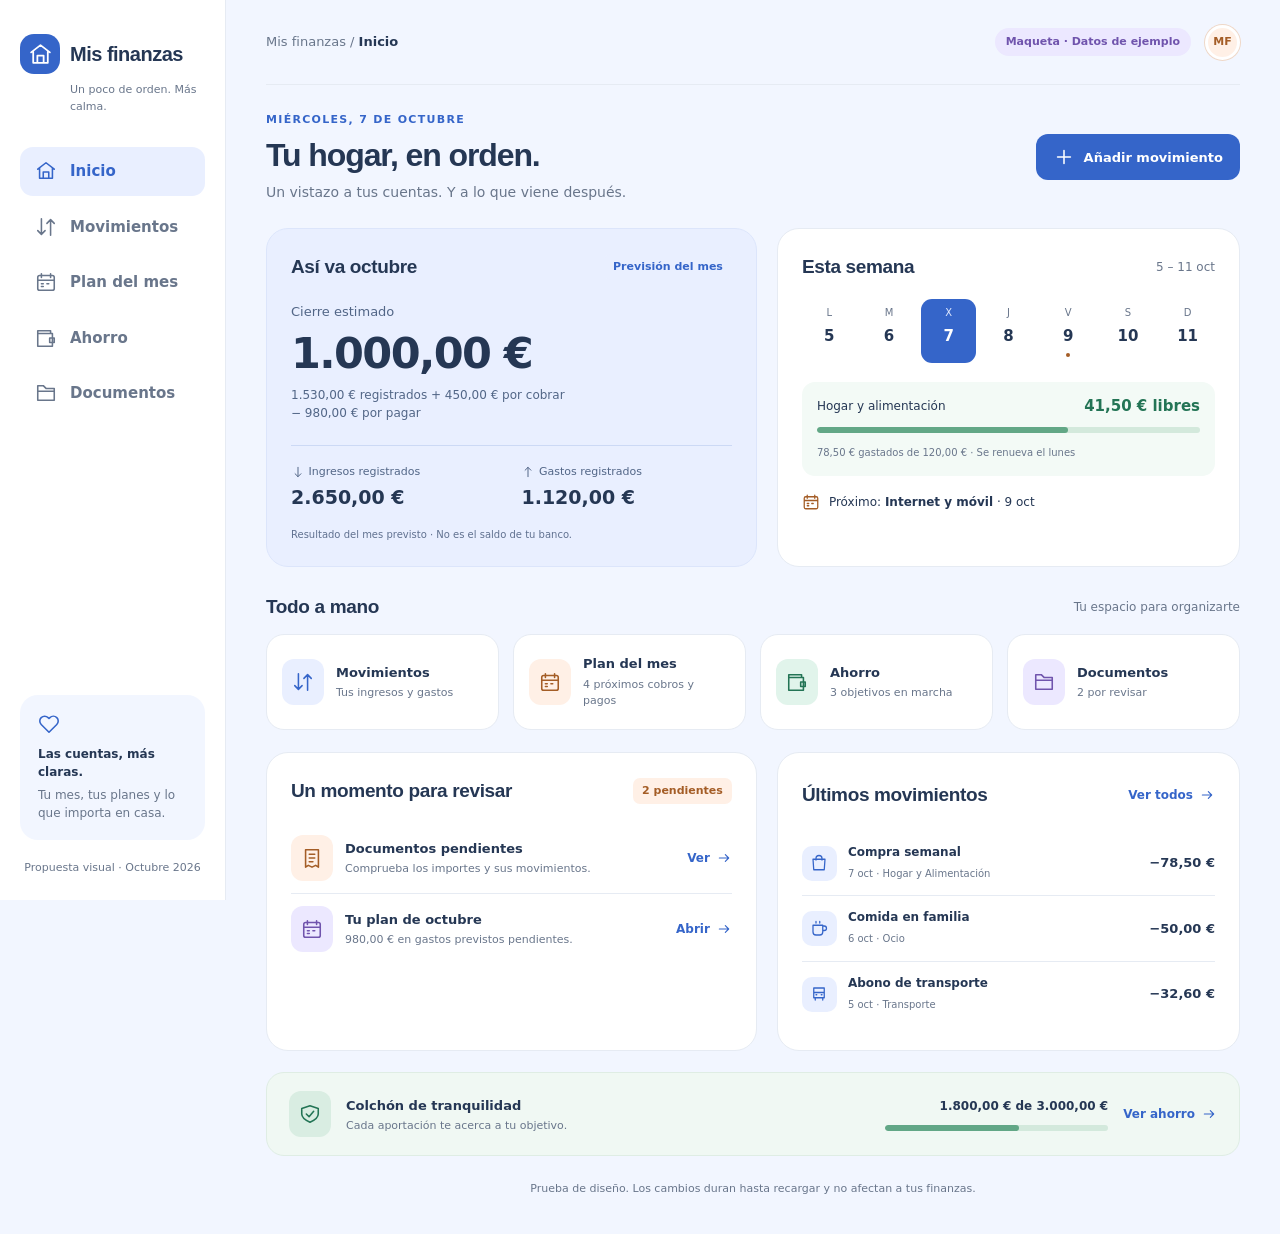
<file: prototypes/inicio-familiar/index.html>
<!doctype html>
<html lang="es">
<head>
<meta charset="utf-8">
<meta name="viewport" content="width=device-width,initial-scale=1">
<meta name="color-scheme" content="light">
<title>Mis finanzas · Propuesta de diseño</title>
<style>
:root{--bg:#f2f6ff;--paper:#fff;--ink:#253754;--muted:#69768b;--blue:#3565c9;--pale:#e9efff;--mint:#e1f4eb;--green:#237455;--peach:#fff0e6;--orange:#a45d26;--lavender:#ece8ff;--purple:#7054ad;--line:#e6ebf3;--red:#b74451;--radius:22px}
*{box-sizing:border-box}body{margin:0;background:var(--bg);font:15px/1.5 "Segoe UI",system-ui,sans-serif;color:var(--ink)}button,input,select{font:inherit}button,a{-webkit-tap-highlight-color:transparent}button{cursor:pointer}button{border:0;background:none;color:inherit}button:disabled{cursor:default;opacity:.45}a{color:var(--blue)}button:focus-visible,a:focus-visible,input:focus-visible,select:focus-visible{outline:3px solid #86a5f1;outline-offset:4px}h1,h2,h3,p{margin:0}h1,h2,h3,.brand{font-family:"Trebuchet MS","Segoe UI",sans-serif}h1{font-size:32px;letter-spacing:-1.1px;line-height:1.2}h2{font-size:19px;letter-spacing:-.35px}h3{font-size:16px}small,.muted{color:var(--muted)}small{font-size:12px}strong,.money{font-variant-numeric:tabular-nums}.ico{width:22px;height:22px;display:inline-block;flex-shrink:0;vertical-align:middle;fill:none;stroke:currentColor;stroke-width:1.7;stroke-linecap:round;stroke-linejoin:round}[hidden]{display:none!important}.shell{display:grid;grid-template-columns:226px 1fr;min-height:100vh}.sidebar{position:sticky;top:0;height:100vh;padding:34px 20px 24px;background:white;border-right:1px solid var(--line);display:flex;flex-direction:column}.brand{display:flex;align-items:center;gap:10px;font-size:20px;font-weight:700;letter-spacing:-.5px}.brand-mark{background:var(--blue);color:white;border-radius:14px;width:40px;height:40px;display:grid;place-items:center}.brand-mark .ico{width:25px;height:25px}.tagline{font-size:11px;color:var(--muted);margin:8px 0 32px 50px}.nav{display:grid;gap:7px}.nav button{display:flex;align-items:center;gap:13px;text-align:left;padding:13px 15px;border-radius:13px;font-weight:600;color:var(--muted)}.nav button:hover{background:var(--bg)}.nav button[aria-current=page]{background:var(--pale);color:var(--blue)}.sidebar-note{margin-top:auto;background:var(--bg);border-radius:18px;padding:18px;font-size:12px;color:var(--muted)}.sidebar-note .ico{color:var(--blue);margin-bottom:10px}.sidebar-note strong{display:block;color:var(--ink);margin-bottom:5px}.sidebar-foot{font-size:11px;margin-top:20px;color:var(--muted);text-align:center}.main{min-width:0;padding:0 40px 36px;max-width:1530px;width:100%;margin:auto}.topbar{height:85px;display:flex;justify-content:space-between;align-items:center;border-bottom:1px solid var(--line);margin-bottom:27px;gap:12px}.breadcrumb{color:var(--muted);font-size:13px}.breadcrumb b{color:var(--ink);font-weight:600}.top-actions{display:flex;align-items:center;gap:14px}.demo{font-size:11px;font-weight:600;color:var(--purple);background:var(--lavender);border-radius:20px;padding:6px 11px}.avatar{border-radius:50%;background:var(--peach);border:3px solid white;box-shadow:0 0 0 1px #efd8c8;width:35px;height:35px;display:grid;place-items:center;font-size:11px;color:var(--orange);font-weight:700}.intro{display:flex;justify-content:space-between;align-items:center;gap:20px;margin-bottom:25px}.eyebrow{font-size:11px;letter-spacing:1.3px;font-weight:700;color:var(--blue);text-transform:uppercase;margin-bottom:7px}.intro p{color:var(--muted);margin-top:8px;font-size:14px}.primary{display:inline-flex;justify-content:center;align-items:center;gap:9px;background:var(--blue);color:#fff;border-radius:12px;padding:12px 17px;font-weight:600;font-size:13px;min-height:44px}.primary:hover{background:#274fa6}.secondary{display:inline-flex;align-items:center;justify-content:center;gap:8px;border:1px solid var(--line);border-radius:11px;padding:10px 13px;min-height:42px;background:#fff;font-size:13px}.text-button{display:inline-flex;align-items:center;gap:6px;font-size:12px;font-weight:600;color:var(--blue);padding:7px 0;min-height:36px}.text-button .ico{width:16px;height:16px}.panel{background:var(--paper);border:1px solid var(--line);border-radius:var(--radius);padding:24px}.panel-head{display:flex;justify-content:space-between;align-items:center;gap:12px;margin-bottom:18px}.pill{display:inline-flex;align-items:center;gap:5px;font-size:11px;padding:5px 9px;border-radius:7px;font-weight:600;background:var(--pale);color:var(--blue)}.pill.green{background:var(--mint);color:var(--green)}.pill.orange{background:var(--peach);color:var(--orange)}.pill.purple{background:var(--lavender);color:var(--purple)}.overview{display:grid;grid-template-columns:1.06fr 1fr;gap:20px}.month-summary{background:#e9efff;border-color:#dce5fb;position:relative;overflow:hidden}.month-summary:after{display:none;content:"";position:absolute;width:150px;height:150px;border:24px solid #dce5fb;border-radius:50%;right:-84px;top:58px;pointer-events:none}.month-summary .panel-head{margin-bottom:21px}.closing-label{font-size:13px;color:#526687}.closing{font-size:43px;letter-spacing:-1.6px;line-height:1.3;display:block;margin:4px 0 4px}.formula{font-size:12px;color:#526687;max-width:320px}.month-numbers{display:grid;grid-template-columns:1fr 1fr;gap:20px;border-top:1px solid #ccd9f5;margin-top:23px;padding-top:18px}.month-numbers small{display:block;color:#526687;font-size:11px}.month-numbers strong{display:block;font-size:19px;margin-top:3px}.number-label{display:flex;align-items:center;gap:6px}.number-label .ico{width:14px;height:14px}.subnote{font-size:10px;color:#607190;margin-top:15px}.weekdays{display:grid;grid-template-columns:repeat(7,1fr);gap:5px;margin:0 0 19px}.day{text-align:center;border-radius:11px;padding:6px 0 9px;min-width:0}.day span{display:block;font-size:10px;color:var(--muted);margin-bottom:5px}.day b{font-size:15px;font-weight:600}.day.current{background:var(--blue);color:white}.day.current span{color:#e1eaff}.day i{display:block;height:4px;width:4px;border-radius:50%;background:var(--orange);margin:5px auto -3px}.day.current i{background:white}.week-budget{background:#f3faf6;border-radius:13px;padding:13px 15px}.budget-line{display:flex;justify-content:space-between;align-items:center;gap:8px;font-size:12px}.budget-line strong{color:var(--green);font-size:15px}.bar{height:6px;background:#d3e9dc;border-radius:10px;overflow:hidden;margin:10px 0 7px}.bar span{display:block;width:65%;height:100%;background:#62a786;border-radius:10px}.week-budget small{font-size:10px}.week-bottom{display:flex;align-items:center;gap:9px;font-size:12px;margin-top:15px}.week-bottom .ico{width:18px;color:var(--orange)}.section-label{margin:26px 0 13px;display:flex;justify-content:space-between;align-items:center}.section-label small{font-size:12px}.modules{display:grid;grid-template-columns:repeat(4,1fr);gap:14px}.module{background:white;border:1px solid var(--line);border-radius:18px;display:flex;align-items:center;text-align:left;gap:12px;padding:19px 15px;transition:transform .15s,border-color .15s}.module:hover{border-color:#acc0ed;transform:translateY(-2px)}.module strong{display:block;font-size:13px}.module small{display:block;font-size:11px;margin-top:3px}.icon-tile{width:42px;height:46px;border-radius:12px;display:grid;place-items:center;flex-shrink:0;background:var(--pale);color:var(--blue)}.icon-tile.peach{background:var(--peach);color:var(--orange)}.icon-tile.mint{background:var(--mint);color:var(--green)}.icon-tile.lavender{background:var(--lavender);color:var(--purple)}.bottom-grid{display:grid;grid-template-columns:1.06fr 1fr;gap:20px;margin-top:22px}.attention{display:flex;align-items:center;gap:12px;padding:12px 0}.attention+.attention{border-top:1px solid var(--line)}.attention div:nth-child(2){flex:1}.attention strong{font-size:13px;display:block}.attention p{font-size:11px;color:var(--muted);margin-top:2px}.count{border-radius:50%;width:24px;height:24px;display:grid;place-items:center;background:var(--peach);color:var(--orange);font-size:11px;font-weight:600}.recent-item,.transaction{display:flex;align-items:center;gap:11px;padding:12px 0;border-top:1px solid var(--line)}.recent-item:first-child,.transaction:first-child{border-top:0}.recent-item .icon-tile,.transaction .icon-tile{width:35px;height:35px;border-radius:10px}.recent-item .ico,.transaction .ico{width:18px;height:18px}.item-info{flex:1;min-width:0}.item-info strong{font-size:12px;display:block;overflow-wrap:anywhere}.item-info small{font-size:10px}.amount{font-size:13px;white-space:nowrap}.positive{color:var(--green)}.goal-strip{display:flex;align-items:center;gap:15px;margin-top:21px;background:#f0f8f3;border:1px solid #dfede4;border-radius:18px;padding:18px 22px}.goal-strip .icon-tile{background:#d9ede2}.goal-copy{flex:1}.goal-copy strong{font-size:13px}.goal-copy p{font-size:11px;color:var(--muted);margin-top:2px}.goal-progress{width:24%;min-width:130px}.goal-progress strong{font-size:12px;display:block;text-align:right}.goal-progress .bar{margin-bottom:0}.page-note{font-size:11px;color:var(--muted);text-align:center;margin-top:25px}.toolbar{display:flex;align-items:center;justify-content:space-between;gap:14px;flex-wrap:wrap;margin-bottom:18px}.search{background:white;border:1px solid var(--line);border-radius:12px;padding:11px 14px;width:280px;max-width:100%;color:var(--ink)}.segmented{display:flex;border-radius:11px;padding:4px;background:#e9eef7;gap:3px}.segmented button{font-size:12px;border-radius:8px;padding:8px 13px;min-height:35px}.segmented button[aria-pressed=true]{background:white;color:var(--blue);box-shadow:0 2px 5px #2537540b}.summary-inline{display:flex;gap:20px;flex-wrap:wrap;margin:10px 0 20px;font-size:13px}.event{display:flex;gap:15px;align-items:center;padding:17px 0;border-bottom:1px solid var(--line)}.event:last-child{border:0}.date-box{background:var(--peach);color:var(--orange);border-radius:13px;width:48px;text-align:center;flex-shrink:0;padding:7px}.date-box b{display:block;font-size:19px;line-height:1.15}.date-box small{font-size:10px;color:inherit}.event .item-info strong{font-size:14px}.event .item-info small{font-size:11px}.event-actions{display:flex;align-items:center;gap:15px}.calendar{display:grid;grid-template-columns:repeat(7,minmax(0,1fr));gap:6px}.calendar-head{text-align:center;font-size:11px;color:var(--muted);padding:8px 0}.calendar-cell{min-height:90px;background:#f8faff;border-radius:10px;padding:8px;font-size:12px}.calendar-cell.empty{background:transparent}.calendar-event{display:block;border:0;text-align:left;width:100%;font-size:10px;background:var(--peach);color:var(--orange);border-radius:5px;margin-top:5px;padding:4px;overflow-wrap:anywhere}.calendar-event.done{background:var(--mint);color:var(--green)}.folder-grid,.goals-grid{display:grid;grid-template-columns:repeat(3,1fr);gap:18px}.folder{padding:23px;text-align:left;background:white;border:1px solid var(--line);border-radius:18px}.folder:hover{border-color:#acc0ed}.folder-art{height:63px;width:79px;color:#91aaed;position:relative;margin:8px 0 20px}.folder-art:before{content:"";position:absolute;inset:12px 0 0;background:currentColor;border-radius:4px 9px 9px 9px;transform:rotate(-3deg)}.folder-art:after{content:"";position:absolute;left:0;top:5px;width:35px;height:18px;border-radius:5px;background:currentColor}.folder-paper{position:absolute;inset:16px 10px 9px;background:#fff;transform:rotate(7deg);z-index:1;border-radius:3px}.folder-front{position:absolute;inset:24px -3px -1px;background:currentColor;filter:brightness(1.06);z-index:2;border-radius:4px 4px 8px 8px;display:grid;place-items:center}.folder-front .ico{color:#fff;width:23px;height:23px}.folder strong{display:block}.folder small{font-size:12px}.doc-row{display:flex;align-items:center;gap:13px;border-bottom:1px solid var(--line);padding:17px 0}.doc-row:last-child{border:0}.doc-preview{width:130px;margin:auto;border:1px solid var(--line);background:#fff;padding:18px 14px;font-size:11px;text-align:center;box-shadow:0 5px 20px #2537540c}.doc-preview hr{border:0;border-top:1px dashed #c5ccd9;margin:13px 0}.doc-preview p{display:flex;justify-content:space-between;font-size:9px;margin:7px 0}.review-content{display:grid;grid-template-columns:1fr 1.4fr;gap:25px;padding:20px 0}.review-detail strong{font-size:25px;display:block;margin:5px 0 12px}.goal-card .icon-tile{margin-bottom:24px}.goal-card h2{margin-bottom:5px}.goal-card .goal-value{font-size:28px;font-weight:700;margin-top:25px}.goal-card .bar{margin:17px 0 10px}.goal-card p{font-size:12px;color:var(--muted)}.goal-card .goal-value small{font-size:13px;font-weight:400}.goal-card .secondary{margin-top:20px;width:100%}.savings-note{margin-top:20px;background:var(--mint);padding:20px;border-radius:16px;font-size:13px;color:var(--green)}dialog{padding:27px;border:1px solid var(--line);border-radius:24px;color:var(--ink);width:460px;max-width:calc(100% - 28px);box-shadow:0 24px 100px #25375430}dialog::backdrop{background:#25375455;backdrop-filter:blur(3px)}.dialog-heading{display:flex;justify-content:space-between;align-items:center;margin-bottom:9px}.close{border-radius:50%;width:36px;height:36px;background:var(--bg);font-size:20px}.dialog-note{font-size:12px;color:var(--muted);margin-bottom:20px}.form-grid{display:grid;grid-template-columns:1fr 1fr;gap:15px}.full{grid-column:1/-1}label{font-size:12px;font-weight:600;display:block}label input,label select{display:block;width:100%;padding:11px 12px;margin-top:6px;border:1px solid #ccd6e7;border-radius:10px;color:var(--ink);background:#fff;min-height:44px}.dialog-actions{display:flex;justify-content:flex-end;gap:10px;margin-top:24px}.toast{position:fixed;bottom:25px;left:50%;transform:translateX(-50%);background:var(--ink);color:#fff;font-size:13px;padding:13px 20px;border-radius:12px;box-shadow:0 5px 25px #25375422;z-index:20;max-width:90%;text-align:center}.mobile-nav{display:none}.empty-state{padding:35px 10px;text-align:center;color:var(--muted)}.skip{position:absolute;left:10px;top:-100px;z-index:50;background:white;padding:12px}.skip:focus{top:10px}
@media(min-width:1450px){.main{padding-left:58px;padding-right:58px}.panel{padding:28px}}
@media(max-width:1150px){.shell{grid-template-columns:190px 1fr}.sidebar{padding:30px 13px}.brand{font-size:17px}.brand-mark{width:34px;height:36px}.tagline{margin-left:43px;font-size:10px}.main{padding-left:25px;padding-right:25px}.module{padding:15px 12px;gap:9px}.module .icon-tile{width:34px;height:39px}.modules{gap:10px}.module strong{font-size:12px}.panel{padding:20px}.closing{font-size:37px}}
@media(max-width:900px){.shell{grid-template-columns:1fr}.sidebar{display:none}.main{max-width:780px}.mobile-nav{position:fixed;bottom:0;left:0;right:0;display:flex;background:#ffffffed;backdrop-filter:blur(12px);border-top:1px solid var(--line);padding:8px 8px max(9px,env(safe-area-inset-bottom));z-index:10;justify-content:space-around}.mobile-nav button{display:flex;flex-direction:column;align-items:center;gap:3px;font-size:10px;color:var(--muted);min-width:55px;padding:5px}.mobile-nav button[aria-current=page]{color:var(--blue);font-weight:700}.mobile-nav button[aria-current=page] .ico{background:var(--pale);box-shadow:0 0 0 5px var(--pale);border-radius:5px}.main{padding-bottom:100px}.toast{bottom:90px}.topbar{height:68px}.breadcrumb{font-weight:600}.breadcrumb span{display:none}}
@media(max-width:600px){.main{padding:0 18px 105px}.topbar{margin-bottom:24px}.top-actions{gap:10px}.demo{font-size:10px;padding:5px 8px}.avatar{width:30px;height:30px;font-size:10px}.intro{margin-bottom:22px;align-items:flex-start;gap:10px}.intro h1{font-size:29px}.intro p{font-size:12px;max-width:240px}.eyebrow{font-size:10px}.intro>.primary{font-size:0;width:43px;min-width:43px;height:43px;padding:0;margin-top:19px;border-radius:14px}.intro>.primary .ico{width:21px;height:21px}.overview,.bottom-grid{grid-template-columns:1fr;gap:16px}.panel{padding:21px;border-radius:20px}.closing{font-size:42px}.month-summary .panel-head{margin-bottom:17px}.month-numbers{margin-top:18px;padding-top:15px}.month-numbers strong{font-size:19px}.month-summary:after{width:170px;height:170px;right:-90px;top:45px}.subnote{font-size:9px}.modules{grid-template-columns:1fr 1fr;gap:11px}.module{padding:17px 13px;gap:11px;border-radius:16px}.module .icon-tile{width:39px;height:43px}.module strong{font-size:13px}.module small{font-size:10px}.section-label{margin-top:24px}.section-label h2{font-size:18px}.section-label small{font-size:10px}.bottom-grid{margin-top:18px}.goal-strip{padding:17px;flex-wrap:wrap;gap:10px}.goal-progress{width:100%;padding-left:51px}.goal-progress strong{text-align:left}.goal-strip>.text-button{display:none}.goal-copy{min-width:180px}.folder-grid,.goals-grid{grid-template-columns:1fr 1fr;gap:12px}.folder{padding:18px}.folder strong{font-size:14px}.folder small{font-size:11px}.goal-card{padding:18px}.goal-card .goal-value{font-size:24px}.goal-card .goal-value small{display:block;font-size:11px}.goal-card h2{font-size:17px}.goal-card p{font-size:11px}.goal-card .secondary{font-size:11px}.event{gap:10px;flex-wrap:wrap}.event-actions{width:100%;justify-content:flex-end;gap:18px}.event .item-info strong{font-size:13px}.calendar{gap:3px}.calendar-cell{min-height:69px;padding:4px;font-size:10px;border-radius:5px}.calendar-event{font-size:8px;padding:3px 2px}.calendar-panel{padding:12px}.calendar-panel .panel-head{padding:5px}.toolbar{gap:10px}.toolbar .search{width:100%}.doc-row{flex-wrap:wrap}.doc-row .secondary{margin-left:55px;font-size:12px}.review-content{grid-template-columns:1fr;gap:20px}.review-detail{text-align:center}.form-grid{gap:12px}.page-note{font-size:10px}.transaction .amount{font-size:12px}}
@media(prefers-reduced-motion:reduce){*{transition:none!important;scroll-behavior:auto!important}}
</style>
</head>
<body>
<a class="skip" href="#content">Saltar al contenido</a>
<div class="shell">
<aside class="sidebar"><div class="brand"><span class="brand-mark" data-icon="home"></span>Mis finanzas</div><p class="tagline">Un poco de orden. Más calma.</p><nav class="nav" aria-label="Navegación principal"></nav><div class="sidebar-note"><span data-icon="heart"></span><strong>Las cuentas, más claras.</strong>Tu mes, tus planes y lo que importa en casa.</div><div class="sidebar-foot">Propuesta visual · Octubre 2026</div></aside>
<main class="main" id="content"><header class="topbar"><div class="breadcrumb">Mis finanzas <span> / </span><b id="breadcrumb"></b></div><div class="top-actions"><span class="demo">Maqueta · Datos de ejemplo</span><span class="avatar" aria-label="Perfil de ejemplo">MF</span></div></header><div id="page"></div><p class="page-note">Prueba de diseño. Los cambios duran hasta recargar y no afectan a tus finanzas.</p></main>
</div>
<nav class="mobile-nav" aria-label="Navegación móvil"></nav>
<dialog id="addDialog" aria-labelledby="addTitle"><form id="addForm"><div class="dialog-heading"><h2 id="addTitle">Añadir movimiento</h2><button class="close" type="button" data-close="addDialog" aria-label="Cerrar">×</button></div><p class="dialog-note">Prueba el registro rápido con datos de ejemplo.</p><div class="form-grid"><label>Importe (€)<input name="amount" type="number" min="0.01" max="999999" step="0.01" placeholder="0,00" required inputmode="decimal"></label><label>Tipo<select name="kind"><option value="expense">Gasto</option><option value="income">Ingreso</option></select></label><label class="full">Concepto<input name="description" placeholder="Por ejemplo, compra semanal" maxlength="100" required></label><label>Categoría<select name="category"><option>Hogar y Alimentación</option><option>Transporte</option><option>Salud & Cuidado</option><option>Ocio</option><option>Ingresos laborales</option><option>Trabajos extra</option></select></label><label>Fecha<input name="date" type="date" value="2026-10-07" min="2026-10-01" max="2026-10-31" required></label></div><div class="dialog-actions"><button type="button" class="secondary" data-close="addDialog">Cancelar</button><button class="primary" type="submit">Guardar ejemplo</button></div></form></dialog>
<dialog id="reviewDialog" aria-labelledby="reviewTitle"><div class="dialog-heading"><h2 id="reviewTitle">Revisar documento</h2><button class="close" data-close="reviewDialog" aria-label="Cerrar">×</button></div><div id="reviewBody"></div></dialog>
<dialog id="goalDialog" aria-labelledby="goalTitle"><form id="goalForm"><div class="dialog-heading"><h2 id="goalTitle">Añadir al objetivo</h2><button class="close" type="button" data-close="goalDialog" aria-label="Cerrar">×</button></div><p class="dialog-note">Simula una aportación. No se mueve dinero real.</p><label>Importe (€)<input name="amount" type="number" min="0.01" max="999999" step="0.01" inputmode="decimal" required></label><div class="dialog-actions"><button type="button" class="secondary" data-close="goalDialog">Cancelar</button><button class="primary" type="submit">Añadir ejemplo</button></div></form></dialog>
<div id="toast" class="toast" role="status" hidden></div>
<script>
const paths={home:'M3 10 12 3l9 7M5 9v11h14V9M9 20v-7h6v7',arrows:'M7 3v17m-4-4 4 4 4-4M17 21V4m-4 4 4-4 4 4',calendar:'M5 5h14a2 2 0 0 1 2 2v12a2 2 0 0 1-2 2H5a2 2 0 0 1-2-2V7a2 2 0 0 1 2-2M7 3v4m10-4v4M3 10h18M7 14h2m4 0h2m-8 3h2',wallet:'M3 7h16v14H3V7Zm0 0V4h14v3m-1 5h5v5h-5v-5',folder:'M3 7V4h6l3 3h9v13H3V7Zm0 3h18',heart:'M12 21 3.5 12.5a5.3 5.3 0 0 1 7.5-7.5l1 1 1-1a5.3 5.3 0 0 1 7.5 7.5L12 21Z',plus:'M12 5v14M5 12h14',arrow:'M5 12h14m-5-5 5 5-5 5',up:'M12 20V4m-5 5 5-5 5 5',down:'M12 4v16m-5-5 5 5 5-5',bag:'M4 7h16l-1 14H5L4 7Zm4 1V6a4 4 0 0 1 8 0v2',receipt:'M5 3h14v19l-3-2-4 2-4-2-3 2V3Zm4 5h6m-6 4h6m-6 4h4',check:'m5 12 4 4L19 6',flag:'M5 21V3m0 1h14l-3 5 3 5H5',sun:'M12 2v2m0 16v2M2 12h2m16 0h2M5 5l1 1m12 12 1 1M5 19l1-1M18 6l1-1M16 12a4 4 0 1 1-8 0 4 4 0 0 1 8 0',bolt:'m13 2-8 12h6l-1 8 9-13h-7l1-7',bus:'M5 17V4h14v13H5Zm0-7h14M7 17v3m10-3v3M8 13h1m6 0h1',coffee:'M4 7h13v9a4 4 0 0 1-4 4H8a4 4 0 0 1-4-4V7Zm13 1h2a3 3 0 0 1 0 6h-2M8 2v2m5-2v2',shield:'M12 3 3 6v6c0 5 9 9 9 9s9-4 9-9V6l-9-3Zm-4 9 3 3 5-6',plane:'m3 11 7 1 7-8c2-2 4 0 2 2l-6 8 1 7-3-1-2-5-5-1-1-3',dots:'M5 12h.01M12 12h.01M19 12h.01'};
function icon(name){return `<svg class="ico" viewBox="0 0 24 24" aria-hidden="true"><path d="${paths[name]||paths.folder}"/></svg>`}
function fillIcons(root=document){root.querySelectorAll('[data-icon]').forEach(e=>e.innerHTML=icon(e.dataset.icon))}
const eur=v=>new Intl.NumberFormat('es-ES',{style:'currency',currency:'EUR',useGrouping:'always',maximumFractionDigits:2}).format(v/100);
const esc=v=>String(v).replace(/[&<>"']/g,c=>({'&':'&amp;','<':'&lt;','>':'&gt;','"':'&quot;',"'":'&#39;'}[c]));
let current='home',planView='list',txFilter='all',query='',folderFilter='all',goalIndex=0,toastTimer;
const sections=[['home','Inicio','home'],['transactions','Movimientos','arrows'],['plan','Plan del mes','calendar'],['savings','Ahorro','wallet'],['documents','Documentos','folder']];
const transactions=[{description:'Compra semanal',category:'Hogar y Alimentación',amount:7850,kind:'expense',date:'2026-10-07',icon:'bag'},{description:'Comida en familia',category:'Ocio',amount:5000,kind:'expense',date:'2026-10-06',icon:'coffee'},{description:'Abono de transporte',category:'Transporte',amount:3260,kind:'expense',date:'2026-10-05',icon:'bus'},{description:'Supermercado',category:'Hogar y Alimentación',amount:11000,kind:'expense',date:'2026-10-03',icon:'bag'},{description:'Electricidad',category:'Suministros',amount:6890,kind:'expense',date:'2026-10-02',icon:'bolt'},{description:'Alquiler',category:'Alquiler',amount:78000,kind:'expense',date:'2026-10-01',icon:'home'},{description:'Nómina',category:'Ingresos laborales',amount:265000,kind:'income',date:'2026-10-01',icon:'wallet'}];
const events=[{day:9,name:'Internet y móvil',amount:4500,kind:'expense',done:false},{day:12,name:'Trabajo extra',amount:45000,kind:'income',done:false},{day:15,name:'Cuota del préstamo',amount:22000,kind:'expense',done:false},{day:20,name:'Seguro del hogar',amount:7500,kind:'expense',done:false}];
const docs=[{name:'Compra semanal',category:'Tickets',amount:7850,pending:true,date:'7 oct',linked:true},{name:'Electricidad · octubre',category:'Facturas',amount:6890,pending:true,date:'2 oct',linked:true},{name:'Alquiler · octubre',category:'Facturas',amount:78000,pending:false,date:'1 oct',linked:true},{name:'Compra del supermercado',category:'Tickets',amount:11000,pending:false,date:'3 oct',linked:true},{name:'Nómina · octubre',category:'Ingresos',amount:265000,pending:false,date:'1 oct',linked:true}];
const goals=[{name:'Colchón de tranquilidad',sub:'Para los imprevistos de casa',value:180000,target:300000,icon:'shield',tone:'mint'},{name:'Vacaciones en familia',sub:'Una escapada juntos',value:65000,target:150000,icon:'plane',tone:'lavender'},{name:'Un nuevo ordenador',sub:'Para trabajar con comodidad',value:28000,target:90000,icon:'sun',tone:'peach'}];
function totals(){const income=transactions.filter(t=>t.kind==='income').reduce((a,t)=>a+t.amount,0),expense=transactions.filter(t=>t.kind==='expense').reduce((a,t)=>a+t.amount,0);const pendingIncome=events.filter(e=>!e.done&&e.kind==='income').reduce((a,e)=>a+e.amount,0);const pendingExpense=events.filter(e=>!e.done&&e.kind==='expense').reduce((a,e)=>a+e.amount,64000);return {income,expense,pendingIncome,pendingExpense,closing:income-expense+pendingIncome-pendingExpense}}
function notify(message){clearTimeout(toastTimer);const el=document.getElementById('toast');el.textContent=message;el.hidden=false;toastTimer=setTimeout(()=>el.hidden=true,4200)}
function intro(eyebrow,title,subtitle,add=true){return `<div class="intro"><div><div class="eyebrow">${eyebrow}</div><h1 tabindex="-1">${title}</h1><p>${subtitle}</p></div>${add?`<button class="primary" data-add aria-label="Añadir movimiento">${icon('plus')} Añadir movimiento</button>`:''}</div>`}
function tile(i,tone=''){return `<span class="icon-tile ${tone}">${icon(i)}</span>`}
function link(text,to){return `<button class="text-button" data-go="${to}">${text} ${icon('arrow')}</button>`}
function transactionRow(t){return `<div class="transaction">${tile(t.icon,t.kind==='income'?'mint':'')}<div class="item-info"><strong>${esc(t.description)}</strong><small>${Number(t.date.slice(-2))} oct · ${esc(t.category)}</small></div><strong class="amount ${t.kind==='income'?'positive':''}">${t.kind==='income'?'+':'−'}${eur(t.amount)}</strong></div>`}
function home(){const t=totals(),pending=docs.filter(d=>d.pending).length;const spent=transactions.filter(t=>t.kind==='expense'&&t.category==='Hogar y Alimentación'&&t.date>='2026-10-05'&&t.date<='2026-10-11').reduce((a,t)=>a+t.amount,0),left=Math.max(0,12000-spent);const next=events.find(e=>!e.done&&e.kind==='expense');return `${intro('Miércoles, 7 de octubre','Tu hogar, en orden.','Un vistazo a tus cuentas. Y a lo que viene después.')}
<div class="overview"><section class="panel month-summary"><div class="panel-head"><h2>Así va octubre</h2><span class="pill">Previsión del mes</span></div><p class="closing-label">Cierre estimado</p><strong class="closing">${eur(t.closing)}</strong><p class="formula">${eur(t.income-t.expense)} registrados + ${eur(t.pendingIncome)} por cobrar<br>− ${eur(t.pendingExpense)} por pagar</p><div class="month-numbers"><div><small class="number-label">${icon('down')} Ingresos registrados</small><strong>${eur(t.income)}</strong></div><div><small class="number-label">${icon('up')} Gastos registrados</small><strong>${eur(t.expense)}</strong></div></div><p class="subnote">Resultado del mes previsto · No es el saldo de tu banco.</p></section>
<section class="panel"><div class="panel-head"><h2>Esta semana</h2><small>5 – 11 oct</small></div><div class="weekdays">${['L','M','X','J','V','S','D'].map((d,i)=>`<div class="day ${i===2?'current':''}" ${i===2?'aria-label="Miércoles 7, día de ejemplo"':''}><span>${d}</span><b>${i+5}</b>${i===4?'<i></i>':''}</div>`).join('')}</div><div class="week-budget"><div class="budget-line"><span>Hogar y alimentación</span><strong>${eur(left)} libres</strong></div><div class="bar"><span style="width:${Math.min(100,spent/12000*100)}%"></span></div><small>${eur(spent)} gastados de ${eur(12000)} · Se renueva el lunes</small></div><div class="week-bottom">${icon('calendar')}<span>${next?`Próximo: <b>${esc(next.name)}</b> · ${next.day} oct`:'No quedan pagos con fecha'}</span></div></section></div>
<div class="section-label"><h2>Todo a mano</h2><small>Tu espacio para organizarte</small></div><div class="modules">${[['transactions','arrows','','Movimientos','Tus ingresos y gastos'],['plan','calendar','peach','Plan del mes',events.filter(e=>!e.done).length+' próximos cobros y pagos'],['savings','wallet','mint','Ahorro','3 objetivos en marcha'],['documents','folder','lavender','Documentos',pending?pending+' por revisar':'Todo revisado']].map(([to,i,tone,title,sub])=>`<button class="module" data-go="${to}">${tile(i,tone)}<span><strong>${title}</strong><small>${sub}</small></span></button>`).join('')}</div>
<div class="bottom-grid"><section class="panel"><div class="panel-head"><h2>Un momento para revisar</h2><span class="pill orange">${pending?pending+' pendientes':'Al día'}</span></div><div class="attention">${tile('receipt','peach')}<div><strong>${pending?'Documentos pendientes':'Documentos revisados'}</strong><p>${pending?'Comprueba los importes y sus movimientos.':'Ya has comprobado todos los ejemplos.'}</p></div>${link('Ver','documents')}</div><div class="attention">${tile('calendar','lavender')}<div><strong>Tu plan de octubre</strong><p>${eur(t.pendingExpense)} en gastos previstos pendientes.</p></div>${link('Abrir','plan')}</div></section><section class="panel"><div class="panel-head"><h2>Últimos movimientos</h2>${link('Ver todos','transactions')}</div><div>${[...transactions].sort((a,b)=>b.date.localeCompare(a.date)).slice(0,3).map(transactionRow).join('')}</div></section></div>
<section class="goal-strip">${tile('shield','mint')}<div class="goal-copy"><strong>Colchón de tranquilidad</strong><p>Cada aportación te acerca a tu objetivo.</p></div><div class="goal-progress"><strong>${eur(goals[0].value)} de ${eur(goals[0].target)}</strong><div class="bar"><span style="width:${Math.min(100,goals[0].value/goals[0].target*100)}%"></span></div></div>${link('Ver ahorro','savings')}</section>`}
function movements(){const list=[...transactions].filter(t=>(txFilter==='all'||t.kind===txFilter)&&`${t.description} ${t.category}`.toLowerCase().includes(query.toLowerCase())).sort((a,b)=>b.date.localeCompare(a.date));return `${intro('Octubre 2026','Tus movimientos','Lo que entra y lo que sale, con su contexto.')}<div class="toolbar"><input class="search" id="search" type="search" placeholder="Buscar concepto o categoría" aria-label="Buscar movimientos" value="${esc(query)}"><div class="segmented" aria-label="Tipo de movimiento">${[['all','Todos'],['expense','Gastos'],['income','Ingresos']].map(([id,label])=>`<button data-filter="${id}" aria-pressed="${txFilter===id}">${label}</button>`).join('')}</div></div><section class="panel"><div class="panel-head"><h2>Octubre</h2><small>${list.length} movimientos</small></div>${list.length?list.map(transactionRow).join(''):'<p class="empty-state">No hay movimientos con esos filtros.</p>'}</section>`}
function eventRow(e,i){return `<div class="event"><div class="date-box"><b>${e.day}</b><small>OCT</small></div><div class="item-info"><strong>${esc(e.name)}</strong><small>${e.kind==='income'?'Cobro previsto':'Pago previsto'} · ${e.done?'Registrado':'Pendiente'}</small></div><div class="event-actions"><strong class="amount ${e.kind==='income'?'positive':''}">${e.kind==='income'?'+':'−'}${eur(e.amount)}</strong><button class="secondary" data-event="${i}">${icon(e.done?'check':'plus')} ${e.done?'Deshacer':e.kind==='income'?'Registrar cobro':'Registrar pago'}</button></div></div>`}
function plan(){const t=totals();return `${intro('Octubre 2026','Tu plan del mes','Anticípate a los cobros y pagos de casa.',false)}<div class="toolbar"><div class="summary-inline"><span>Por cobrar <b class="positive">${eur(t.pendingIncome)}</b></span><span>Por pagar <b>${eur(t.pendingExpense)}</b></span></div><div class="segmented"><button data-view="list" aria-pressed="${planView==='list'}">Lista</button><button data-view="calendar" aria-pressed="${planView==='calendar'}">Calendario</button></div></div><section class="panel ${planView==='calendar'?'calendar-panel':''}"><div class="panel-head"><h2>${planView==='list'?'Próximos cobros y pagos':'Octubre 2026'}</h2><span class="pill">${events.filter(e=>!e.done).length} pendientes</span></div>${planView==='list'?events.map(eventRow).join(''):`<div class="calendar">${['L','M','X','J','V','S','D'].map(d=>`<div class="calendar-head">${d}</div>`).join('')}${'<div class="calendar-cell empty"></div>'.repeat(3)}${Array.from({length:31},(_,i)=>`<div class="calendar-cell">${i+1}${events.map((e,j)=>e.day===i+1?`<button class="calendar-event ${e.done?'done':''}" data-calendar-event="${j}" aria-label="Ver ${esc(e.name)} del ${e.day} de octubre">${e.done?'✓ ':''}${esc(e.name)}</button>`:'').join('')}</div>`).join('')}</div>`}</section><section class="panel" style="margin-top:18px"><div class="panel-head"><h2>Sin fecha asignada</h2><span class="pill orange">${eur(64000)}</span></div><p class="muted" style="font-size:13px">Previsión restante para compras y otros gastos variables del mes. Está incluida en «Por pagar».</p></section><p class="page-note">En esta prueba, registrar un pago o cobro añade su movimiento de ejemplo. Puedes deshacerlo.</p>`}
function documents(){const list=docs.map((d,i)=>({...d,index:i})).filter(d=>folderFilter==='all'||(folderFilter==='pending'?d.pending:d.category===folderFilter));const pending=docs.filter(d=>d.pending).length;return `${intro('Archivo del hogar','Tus documentos','Cada ticket y factura, junto a su movimiento.',false)}<div class="folder-grid">${[['Tickets','bag','#89a7e9'],['Facturas','home','#9a8aca'],['Ingresos','wallet','#6db495']].map(([name,i,color])=>`<button class="folder" data-folder="${name}" aria-pressed="${folderFilter===name}"><div class="folder-art" style="color:${color}"><div class="folder-paper"></div><div class="folder-front">${icon(i)}</div></div><strong>${name}</strong><small>${docs.filter(d=>d.category===name).length} documentos</small></button>`).join('')}</div><div class="section-label"><h2>${folderFilter==='all'?'Todos los documentos':folderFilter==='pending'?'Pendientes de revisión':folderFilter}</h2><button class="text-button" data-folder="${folderFilter==='pending'?'all':'pending'}">${folderFilter==='pending'?'Ver todos':pending+' por revisar'}</button></div><section class="panel">${folderFilter!=='all'&&folderFilter!=='pending'?'<button class="text-button" data-folder="all">← Todas las carpetas</button>':''}${list.length?list.map(d=>`<div class="doc-row">${tile('receipt',d.pending?'peach':'lavender')}<div class="item-info"><strong>${esc(d.name)}</strong><small>${d.date} · ${d.category} · ${eur(d.amount)}</small></div><span class="pill ${d.pending?'orange':'green'}">${d.pending?'Por revisar':'Revisado'}</span><button class="secondary" data-doc="${d.index}">${d.pending?'Revisar':'Ver documento'}</button></div>`).join(''):'<p class="empty-state">Todo revisado. No quedan documentos pendientes.</p>'}</section>`}
function savings(){return `${intro('Un poco cada vez','Planes que van tomando forma.','Tus objetivos de ahorro, con el progreso a la vista.',false)}<div class="goals-grid">${goals.map((g,i)=>`<section class="panel goal-card">${tile(g.icon,g.tone)}<h2>${g.name}</h2><p>${g.sub}</p><div class="goal-value">${eur(g.value)} <small>de ${eur(g.target)}</small></div><div class="bar"><span style="width:${Math.min(100,g.value/g.target*100)}%"></span></div><p>${Math.round(g.value/g.target*100)} % del objetivo · ${eur(Math.max(0,g.target-g.value))} por completar</p><button class="secondary" data-goal="${i}">${icon('plus')} Añadir al objetivo</button></section>`).join('')}</div><div class="savings-note">${icon('heart')} Tienes <strong>${eur(goals.reduce((a,g)=>a+g.value,0))}</strong> reservados entre tus tres objetivos de ejemplo.</div>`}
function render(){document.getElementById('breadcrumb').textContent=sections.find(s=>s[0]===current)[1];document.querySelector('.nav').innerHTML=sections.map(([id,label,i])=>`<button data-go="${id}" ${id===current?'aria-current="page"':''}>${icon(i)}${label}</button>`).join('');document.querySelector('.mobile-nav').innerHTML=sections.map(([id,label,i])=>`<button data-go="${id}" ${id===current?'aria-current="page"':''}>${icon(i)}${id==='plan'?'Plan':id==='documents'?'Archivos':label}</button>`).join('');document.getElementById('page').innerHTML=({home,transactions:movements,plan,savings,documents}[current])();fillIcons()}
function go(id){current=id;render();window.scrollTo({top:0});document.querySelector('h1').focus({preventScroll:true})}
document.addEventListener('click',e=>{const b=e.target.closest('button');if(!b)return;const d=b.dataset;if(d.go){go(d.go)}else if('add'in d){document.getElementById('addDialog').showModal()}else if(d.close){document.getElementById(d.close).close()}else if(d.view){planView=d.view;render()}else if(d.filter){txFilter=d.filter;render()}else if(d.folder){folderFilter=d.folder;render()}else if('event'in d){const i=Number(d.event),ev=events[i];if(ev.done){const index=transactions.findIndex(t=>t.eventIndex===i);if(index>=0)transactions.splice(index,1)}else{transactions.unshift({description:ev.name,category:ev.kind==='income'?'Trabajos extra':'Gasto previsto',amount:ev.amount,kind:ev.kind,date:`2026-10-${String(ev.day).padStart(2,'0')}`,icon:'calendar',eventIndex:i})}ev.done=!ev.done;render();notify(ev.done?'Movimiento de ejemplo registrado.':'Registro de ejemplo deshecho.')}else if('calendarEvent'in d){planView='list';render();document.querySelector(`[data-event="${d.calendarEvent}"]`).focus()}else if('doc'in d){openDoc(Number(d.doc))}else if('review'in d){docs[Number(d.review)].pending=false;document.getElementById('reviewDialog').close();render();notify('Documento revisado. Su movimiento ya estaba registrado.')}else if('goal'in d){goalIndex=Number(d.goal);document.getElementById('goalTitle').textContent=goals[goalIndex].name;document.getElementById('goalDialog').showModal()}});
document.addEventListener('input',e=>{if(e.target.id==='search'){query=e.target.value;const pos=e.target.selectionStart;render();const field=document.getElementById('search');field.focus();field.setSelectionRange(pos,pos)}});
document.getElementById('addForm').addEventListener('submit',e=>{e.preventDefault();const f=new FormData(e.target),kind=f.get('kind');let category=f.get('category');if(kind==='income'&&!['Ingresos laborales','Trabajos extra'].includes(category))category='Trabajos extra';if(kind==='expense'&&['Ingresos laborales','Trabajos extra'].includes(category))category='Sin clasificar';transactions.unshift({description:f.get('description').trim()||'Movimiento de ejemplo',category,amount:Math.round(Number(f.get('amount'))*100),kind,date:f.get('date'),icon:kind==='income'?'wallet':'bag'});document.getElementById('addDialog').close();e.target.reset();render();notify('Movimiento añadido a la maqueta. El resumen se ha actualizado.')});
document.getElementById('goalForm').addEventListener('submit',e=>{e.preventDefault();const f=new FormData(e.target);goals[goalIndex].value+=Math.round(Number(f.get('amount'))*100);document.getElementById('goalDialog').close();e.target.reset();render();notify('Aportación de ejemplo añadida.')});
function openDoc(i){const d=docs[i];document.getElementById('reviewBody').innerHTML=`<p class="dialog-note">Documento ilustrativo · ${esc(d.name)}</p><div class="review-content"><div class="doc-preview"><b>${d.category==='Tickets'?'TICKET DE EJEMPLO':'DOCUMENTO DE EJEMPLO'}</b><hr><p><span>Fecha</span><span>${d.date}</span></p><p><span>Total</span><span>${eur(d.amount)}</span></p><hr><small>Sin validez</small></div><div class="review-detail"><span class="pill ${d.pending?'orange':'green'}">${d.pending?'Pendiente de revisión':'Revisado'}</span><strong>${eur(d.amount)}</strong><p style="font-size:12px">Vinculado a «${esc(d.name)}».</p><p class="muted" style="font-size:12px;margin-top:10px">El importe ya está incluido en los movimientos. Revisarlo no lo suma de nuevo.</p></div></div><div class="dialog-actions">${d.pending?`<button class="primary" data-review="${i}">${icon('check')} Confirmar revisión</button>`:'<button class="secondary" data-close="reviewDialog">Cerrar</button>'}</div>`;document.getElementById('reviewDialog').showModal()}
render();
</script>
</body>
</html>
</file>
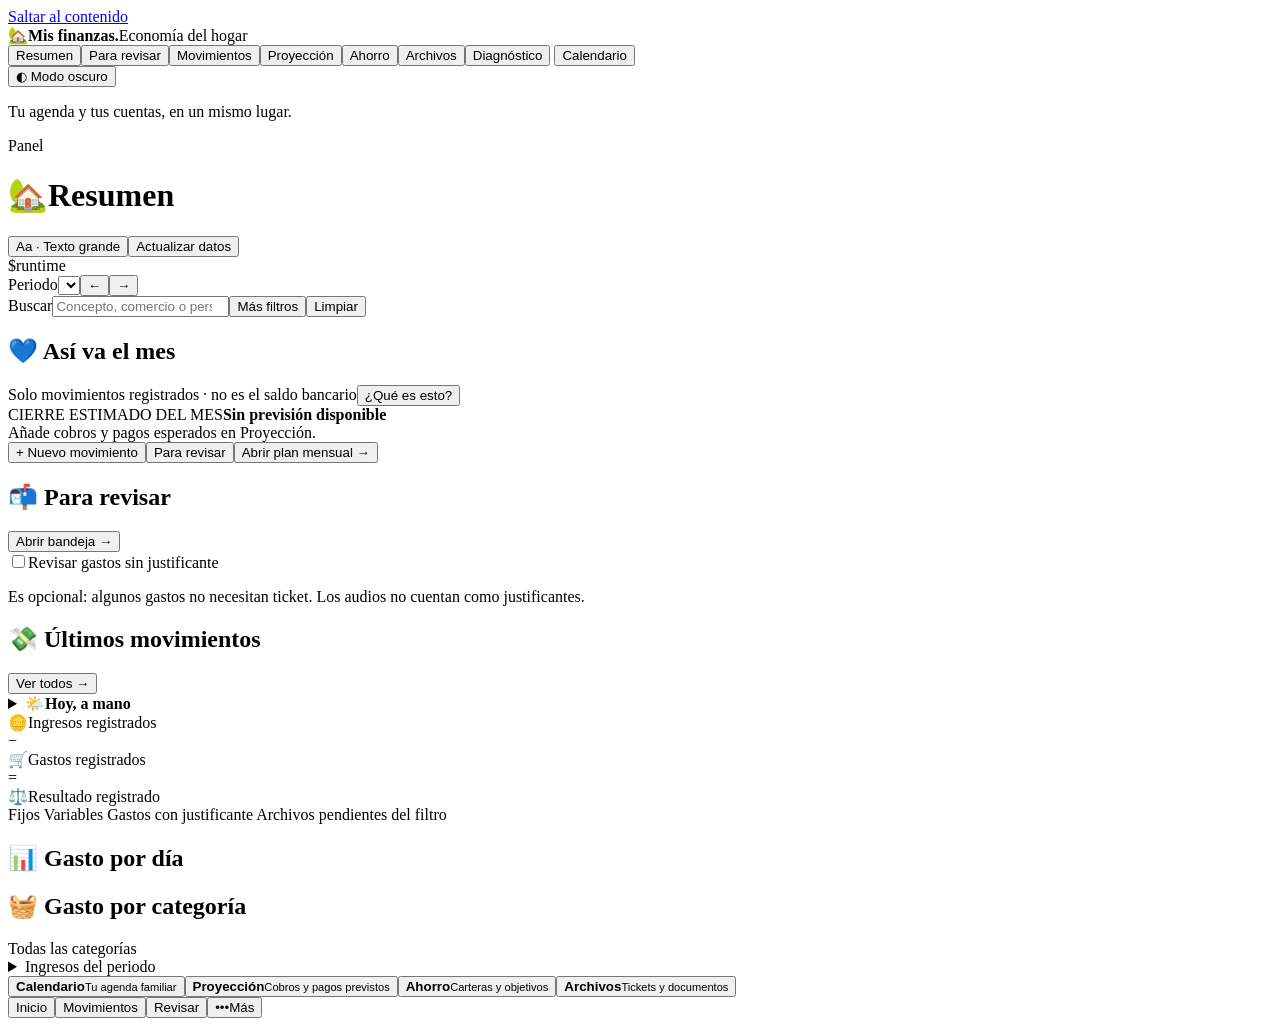
<file: finance_bot/ui/dashboard.html>
<!doctype html>
<html lang="es">
<head><meta charset="utf-8"><meta name="viewport" content="width=device-width,initial-scale=1"><title>Mis finanzas · Mi hogar</title><link rel="icon" href="data:image/svg+xml,%3Csvg%20xmlns%3D%22http%3A%2F%2Fwww.w3.org%2F2000%2Fsvg%22%20viewBox%3D%220%200%2064%2064%22%3E%3Crect%20width%3D%2264%22%20height%3D%2264%22%20rx%3D%2216%22%20fill%3D%22%23e9efff%22%2F%3E%3Ctext%20x%3D%227%22%20y%3D%2249%22%20font-size%3D%2248%22%3E%F0%9F%8F%A1%3C%2Ftext%3E%3C%2Fsvg%3E"><style>$css</style></head>
<body>
<a class="skip" href="#content">Saltar al contenido</a>
<div class="app-shell">
<aside class="sidebar">
<div class="brand"><span class="brand-mark" aria-hidden="true">🏡</span><span class="brand-text"><strong>Mis finanzas<span class="brand-dot">.</span></strong><span class="eyebrow">Economía del hogar</span></span></div>
<nav class="tabs" aria-label="Secciones de finanzas">
<button data-tab="dashboard" aria-current="page"><span class="nav-icon" data-emoji="🏡" data-icon="squares-four" aria-hidden="true"></span>Resumen</button><button data-tab="inbox"><span class="nav-icon" data-emoji="📬" data-icon="tray" aria-hidden="true"></span>Para revisar<span id="navInboxCount" class="nav-badge" hidden></span></button><button data-tab="transactions"><span class="nav-icon" data-emoji="💸" data-icon="arrows-down-up" aria-hidden="true"></span>Movimientos</button><button data-tab="projection"><span class="nav-icon" data-emoji="🔭" data-icon="calendar-dots" aria-hidden="true"></span>Proyección</button><button data-tab="savings"><span class="nav-icon" data-emoji="🐷" data-icon="piggy-bank" aria-hidden="true"></span>Ahorro</button><button data-tab="files"><span class="nav-icon" data-emoji="📁" data-icon="files" aria-hidden="true"></span>Archivos</button><button data-tab="analytics"><span class="nav-icon" data-emoji="🔎" data-icon="stethoscope" aria-hidden="true"></span>Diagnóstico</button>
<button data-tab="calendar"><span class="nav-icon" data-emoji="📅" data-icon="calendar-dots" aria-hidden="true"></span>Calendario</button>
</nav>
<div class="sidebar-foot"><button id="themeToggle" class="quiet theme-toggle" type="button" aria-pressed="false">◐ Modo oscuro</button><p class="sidebar-note">Tu agenda y tus cuentas, en un mismo lugar.</p></div>
</aside>
<div class="app-main">
<header class="app-header"><div><span class="eyebrow" id="viewEyebrow">Panel</span><h1><span id="viewEmoji" class="view-emoji" aria-hidden="true">🏡</span><span id="viewTitle">Resumen</span></h1></div><div class="header-meta"><span id="updatedAt"></span><button id="textSizeToggle" class="secondary" type="button" aria-pressed="false">Aa · Texto grande</button><button id="refreshData" class="secondary">Actualizar datos</button></div></header>
$runtime
<main id="content">
<section id="globalFilters" class="filter-shell" aria-label="Filtros compartidos de resumen, movimientos y archivos">
<div class="filter-main"><div class="period-controls"><label>Periodo<select id="monthFilter"></select></label><button type="button" class="secondary period-step" data-month-step="month:-1" aria-label="Periodo anterior">←</button><button type="button" class="secondary period-step" data-month-step="month:1" aria-label="Periodo siguiente">→</button></div><label class="search-label">Buscar<input id="searchFilter" type="search" placeholder="Concepto, comercio o persona"></label><button id="toggleFilters" class="secondary" aria-expanded="false" aria-controls="moreFilters">Más filtros</button><button id="resetFilters" class="quiet">Limpiar</button></div>
<div id="moreFilters" class="filter-grid" hidden><label>Categoría<select id="tableCategoryFilter"></select></label><label>Tipo<select id="typeFilter"><option value="">Todos</option><option value="income">Ingresos</option><option value="expense">Gastos</option></select></label><label>Persona<select id="userFilter"></select></label><label>Recurrencia<select id="fixedFilter"><option value="">Todas</option><option value="true">Fijos</option><option value="false">Variables</option></select></label><label>Adjunto<select id="receiptFilter"><option value="">Todos</option><option value="imagen">Imagen de ticket</option><option value="documento">Documento</option><option value="audio">Audio</option><option value="none">Sin adjunto</option><option value="missing">Archivo no disponible</option></select></label><label>Comercio<select id="storeFilter"></select></label></div>
<div id="activeFilters" class="filter-caption" aria-live="polite"></div>
</section>
<section id="dashboardPanel" data-panel="dashboard" aria-label="Resumen">
<div id="dashboardFiltersSlot"></div><div class="section-heading"><div><span class="eyebrow" id="periodLabel"></span><h2><span aria-hidden="true">💙</span> Así va el mes</h2></div><span class="muted">Solo movimientos registrados · no es el saldo bancario</span><button class="help-button" type="button" data-help="dashboard">¿Qué es esto?</button></div>
<div class="dashboard-action-bar closing-hero"><div><span class="eyebrow">CIERRE ESTIMADO DEL MES</span><strong id="closingEstimate">Sin previsión disponible</strong><div id="closingEstimateMeta" class="closing-breakdown">Añade cobros y pagos esperados en Proyección.</div></div><div class="dashboard-action-buttons"><button type="button" id="quickAddTransaction">+ Nuevo movimiento</button><button type="button" class="secondary" data-go="inbox">Para revisar <span id="quickPendingCount"></span></button><button type="button" class="quiet" data-go="projection">Abrir plan mensual →</button></div></div>
<div class="two-col"><article class="panel"><div class="panel-heading"><h2><span aria-hidden="true">📬</span> Para revisar</h2><button class="quiet" data-go="inbox">Abrir bandeja →</button></div><div id="alertsList"></div><label class="check muted"><input id="requireReceipts" type="checkbox">Revisar gastos sin justificante</label><p class="muted small">Es opcional: algunos gastos no necesitan ticket. Los audios no cuentan como justificantes.</p></article><article class="panel"><div class="panel-heading"><h2><span aria-hidden="true">💸</span> Últimos movimientos</h2><button class="quiet" data-go="transactions">Ver todos →</button></div><div id="recentList"></div></article></div>
<details class="today-panel panel" id="todayPanel"><summary><span class="today-summary-main"><span aria-hidden="true">🌤️</span><strong id="todayTitle">Hoy, a mano</strong><span class="eyebrow" id="todayDate"></span></span><span class="muted small" id="todaySummary"></span></summary><div class="panel-heading"><p class="muted small">Desayunos, comidas y recordatorios del día · también por Telegram con /hoy.</p><div class="inline"><button class="secondary" type="button" data-go="calendar">Abrir calendario</button><button class="quiet" id="addTodayEvent" type="button">+ Recordatorio</button></div></div><div id="todayContent" class="today-grid"></div></details>
<div class="ledger"><article class="metric income-card"><span class="metric-icon" aria-hidden="true">🪙</span><span>Ingresos registrados</span><strong id="incomeTotal" class="income"></strong><small id="incomeDelta"></small></article><span class="operator" aria-hidden="true">−</span><article class="metric expense-card"><span class="metric-icon" aria-hidden="true">🛒</span><span>Gastos registrados</span><strong id="expenseTotal"></strong><small id="expenseDelta"></small></article><span class="operator" aria-hidden="true">=</span><article class="metric result"><span class="metric-icon" aria-hidden="true">⚖️</span><span>Resultado registrado</span><strong id="balanceTotal"></strong><small id="balanceMeta"></small></article></div>
<div class="mini-metrics"><span>Fijos <strong id="fixedTotal"></strong></span><span>Variables <strong id="variableTotal"></strong></span><span>Gastos con justificante <strong id="ticketCoverage"></strong></span><span>Archivos pendientes del filtro <strong id="pendingCount"></strong></span></div>
<div class="two-col"><article class="panel"><div class="panel-heading"><h2><span aria-hidden="true">📊</span> Gasto por día</h2><span id="dailyExpenseMeta" class="muted small"></span></div><div id="monthlyChart"></div></article><article class="panel"><div class="panel-heading"><h2><span aria-hidden="true">🧺</span> Gasto por categoría</h2><span class="muted small">Todas las categorías</span></div><div id="categoryChart"></div></article></div>
<article class="panel"><details><summary>Ingresos del periodo <span id="incomeListTotal"></span></summary><div id="incomeList"></div></details></article>
<div class="home-modules" aria-label="Accesos rápidos"><button data-go="calendar"><span class="module-icon peach" data-emoji="📅" data-icon="calendar-dots"></span><span><strong>Calendario</strong><small>Tu agenda familiar</small></span></button><button data-go="projection"><span class="module-icon lavender" data-emoji="🔭" data-icon="arrows-down-up"></span><span><strong>Proyección</strong><small>Cobros y pagos previstos</small></span></button><button data-go="savings"><span class="module-icon mint" data-emoji="🐷" data-icon="piggy-bank"></span><span><strong>Ahorro</strong><small>Carteras y objetivos</small></span></button><button data-go="files"><span class="module-icon lavender" data-emoji="📁" data-icon="files"></span><span><strong>Archivos</strong><small>Tickets y documentos</small></span></button></div>
</section>
<section data-panel="inbox" id="inboxPanel" hidden aria-label="Para revisar"><div class="section-heading"><div><span class="eyebrow">BANDEJA ÚNICA</span><h2><span aria-hidden="true">📬</span> Todo lo que necesita una decisión</h2><p class="muted small">Cuando esta lista está vacía, el cierre estimado y el sobre semanal son fiables.</p></div><button class="help-button" type="button" data-help="inbox">¿Qué es esto?</button></div><div id="inboxEmpty" class="notice" hidden><strong>Nada pendiente.</strong><p>Todo lo registrado está clasificado y cuadrado.</p></div><article class="panel inbox-group" id="inboxReceipts" hidden><div class="panel-heading"><h2><span aria-hidden="true">🧾</span> Tickets sin registrar<span class="count" id="inboxReceiptsCount"></span></h2><span class="muted small">Escribe el total y el comercio: cuenta hoy en el sobre semanal. El detalle por producto es opcional.</span></div><div id="inboxReceiptsBody" class="inbox-list"></div></article><article class="panel inbox-group" id="inboxUnclassified" hidden><div class="panel-heading"><h2><span aria-hidden="true">🏷️</span> Sin categoría clara<span class="count" id="inboxUnclassifiedCount"></span></h2><span class="muted small">Elige la categoría: la próxima vez ese concepto se clasificará solo.</span></div><div id="inboxUnclassifiedBody" class="inbox-list"></div></article><article class="panel inbox-group" id="inboxManual" hidden><div class="panel-heading"><h2><span aria-hidden="true">✅</span> Marcados como pagados o cobrados sin movimiento<span class="count" id="inboxManualCount"></span></h2><span class="muted small">Estos importes no cuentan en ningún sitio hasta que registres el movimiento o lo vincules a uno que ya exista.</span></div><div id="inboxManualBody" class="inbox-list"></div></article><article class="panel inbox-group" id="inboxDuplicates" hidden><div class="panel-heading"><h2><span aria-hidden="true">👯</span> Posibles duplicados<span class="count" id="inboxDuplicatesCount"></span></h2><span class="muted small">Mismo importe, día y concepto registrados por separado.</span></div><div id="inboxDuplicatesBody" class="inbox-list"></div></article><article class="panel inbox-group" id="inboxSummaries" hidden><details><summary><strong>Tickets registrados por su total</strong><span class="count" id="inboxSummariesCount"></span><small>Opcional: detallar los productos sustituye al total</small></summary><div id="inboxSummariesBody" class="inbox-list"></div></details></article></section>
<section data-panel="calendar" id="calendarPanel" hidden aria-label="Calendario familiar"><div class="section-heading"><div><span class="eyebrow">AGENDA DEL HOGAR</span><h2><span aria-hidden="true">📅</span> Calendario familiar</h2><p class="muted small">Menús, desayunos y recordatorios, también disponibles en Telegram con /hoy.</p></div><button type="button" id="addCalendarEvent">+ Añadir evento</button></div><div class="calendar-toolbar"><div class="inline"><button type="button" class="secondary" data-calendar-month-step="-1" aria-label="Mes anterior">←</button><label>Mes<input id="calendarMonth" type="month"></label><button type="button" class="secondary" data-calendar-month-step="1" aria-label="Mes siguiente">→</button><button type="button" class="quiet" id="calendarGoToday">Hoy</button></div><div class="inline calendar-view"><button type="button" class="secondary" data-calendar-view="calendar" aria-pressed="true">Calendario</button><button type="button" class="secondary" data-calendar-view="list" aria-pressed="false">Agenda</button></div></div><div class="section-heading" id="calendarDayHeading"><div><span class="eyebrow">DÍA SELECCIONADO</span><h2 id="calendarSelectedDate" tabindex="-1"></h2></div><div class="inline"><button type="button" id="addSelectedDayEvent">+ Añadir a este día</button><label class="check"><input type="checkbox" id="calendarShowSkipped">Mostrar omitidos</label></div></div><div id="calendarAgenda" class="calendar-agenda" aria-live="polite"></div><section class="panel" id="calendarMonthPanel"><div class="panel-heading"><div><h2 id="calendarMonthName"></h2><p class="muted small">Toca un día para ver y editar sus detalles.</p></div><span class="muted small" id="calendarCount"></span></div><div id="familyCalendar"></div></section></section>
<section data-panel="transactions" id="transactionsPanel" hidden aria-label="Movimientos"><div class="section-heading"><div class="inline"><span id="transactionsTotals" class="muted"></span><button id="addTransaction" type="button">Nuevo movimiento</button></div><button class="help-button" type="button" data-help="transactions">¿Qué es esto?</button></div>
<div class="table-tools"><label>Vista<select id="movementView"><option value="purchases">Por compra o ticket</option><option value="lines">Líneas individuales</option></select></label><label>Orden<select id="amountSort"><option value="date_desc">Fecha: más reciente</option><option value="date_asc">Fecha: más antigua</option><option value="amount_desc">Importe: mayor primero</option><option value="amount_asc">Importe: menor primero</option></select></label><label>Por página<select id="pageSize"><option>25</option><option>50</option><option>100</option></select></label><details class="columns"><summary>Columnas</summary><label class="check"><input type="checkbox" data-column="category" checked>Categoría</label><label class="check"><input type="checkbox" data-column="store" checked>Comercio</label><label class="check"><input type="checkbox" data-column="user" checked>Persona</label></details></div>
<div id="transactionsBody" class="movement-list"></div><div class="pagination"><button id="prevPage" class="secondary">← Anterior</button><span id="pageLabel" aria-live="polite"></span><button id="nextPage" class="secondary">Siguiente →</button></div>
</section>
<section data-panel="projection" id="projectionPanel" hidden aria-label="Proyección"><div class="section-heading"><div class="inline"><label>Mes proyectado<select id="projectionMonth"></select></label><button type="button" class="secondary period-step" data-month-step="projection:-1" aria-label="Mes proyectado anterior">←</button><button type="button" class="secondary period-step" data-month-step="projection:1" aria-label="Mes proyectado siguiente">→</button><button id="addProjection">Añadir concepto</button></div><button class="help-button" type="button" data-help="projection">¿Qué es esto?</button></div>
<div id="projectionBalance" class="dashboard-action-bar closing-hero" role="status"></div>
<div id="cashflowGrid" class="cashflow-board" aria-label="Cobros y pagos del mes"></div>
<details class="panel plan-details"><summary><span><strong>Revisar detalles y editar el plan</strong><small>Importes previstos, registrados, avisos y conceptos omitidos</small></span></summary><div class="panel-heading"><h2>Todos los conceptos</h2><label>Mostrar<select id="projectionStatusFilter"><option value="">Todos</option><option value="pending">Pendientes</option><option value="completed">Pagados o cobrados</option><option value="review">Con avisos</option><option value="skipped">Omitidos</option></select></label></div><p class="muted small">Marcar como pagado o cobrado registra su movimiento con el importe del mes; volver a pendiente lo elimina.</p><div id="projectionBody"></div></details>
<details class="panel plan-details"><summary><span><strong>Ver previsión de los próximos 12 meses</strong><small>Comparación del plan de ingresos y gastos</small></span></summary><div id="trendChart"></div></details>
</section>
<section data-panel="files" id="filesPanel" hidden aria-label="Archivos"><div class="section-heading"><label>Estado<select id="fileStatus"><option value="">Todos</option><option value="pending">Pendientes de revisión</option><option value="processed">Procesados</option><option value="duplicado">Duplicados</option><option value="missing">No disponibles</option></select></label></div><p class="muted small">El periodo usa la fecha de recepción. Categoría, comercio y tipo se aplican a los movimientos vinculados.</p><div id="fileCount" class="muted"></div><div id="receiptList" class="file-grid"></div><button id="moreFiles" class="secondary">Mostrar más archivos</button></section>
<section data-panel="savings" id="savingsPanel" hidden aria-label="Ahorro"><div class="section-heading"><div class="inline"><label>Hasta el mes<input id="savingsEndMonth" type="month"></label><button type="button" class="secondary period-step" data-month-step="savings:-1" aria-label="Mes final anterior">←</button><button type="button" class="secondary period-step" data-month-step="savings:1" aria-label="Mes final siguiente">→</button></div><button class="help-button" type="button" data-help="savings">¿Qué es esto?</button></div><p class="muted">Calcula cuánto dinero podrías tener al terminar el periodo. El saldo actual y las carteras se muestran aparte para que puedas revisar cada parte.</p><div id="savingsSummary" class="projection-summary"></div><div class="two-col"><article class="panel"><div class="panel-heading"><h2><span aria-hidden="true">👛</span> Saldo actual</h2></div><form id="savingsSettingsForm" class="form-grid"><label>Saldo manual (€)<input name="currentBalance" inputmode="decimal"></label><label>Fecha del saldo<input name="currentBalanceDate" type="date"></label><label>Reserva mensual (€)<input name="emergencyMonthly" inputmode="decimal" value="0"></label><label class="check full"><input name="includeCurrentBalance" type="checkbox">Incluir este saldo en el total estimado</label><button type="submit">Guardar saldo</button></form><p class="muted small">Este saldo es dinero que no está incluido en tus carteras. Puedes corregirlo sin crear movimientos.</p></article><article class="panel"><div class="panel-heading"><h2><span aria-hidden="true">🐷</span> Mis carteras de ahorro</h2><button id="addWallet" type="button" class="secondary">Añadir cartera</button></div><div id="walletsBody"></div><p class="muted small">Ejemplos: Emergencias, Viaje o Efectivo reservado. Marca las que quieras incluir.</p></article></div><article class="panel"><div class="panel-heading"><h2><span aria-hidden="true">🌱</span> Ahorro mes a mes</h2><div class="inline"><button type="button" class="quiet" data-savings-range="3">3 meses</button><button type="button" class="quiet" data-savings-range="6">6 meses</button><button type="button" class="quiet" data-savings-range="12">12 meses</button></div></div><div id="savingsChart"></div><div id="savingsTable"></div></article><div class="two-col"><article class="panel" id="goalsPanel"><h2><span aria-hidden="true">🎯</span> Objetivos</h2><form id="goalForm" class="inline"><input name="name" aria-label="Nombre del objetivo" placeholder="Nombre del objetivo" required><input name="target" inputmode="decimal" aria-label="Importe del objetivo en euros" placeholder="Objetivo €" required><input name="targetDate" type="date" aria-label="Fecha del objetivo"><button type="submit">Crear objetivo</button></form><div id="goalsBody"></div></article><article class="panel"><h2><span aria-hidden="true">🧮</span> Simulador</h2><form id="savingsSimulator" class="form-grid"><label>Importe (€)<input name="amount" inputmode="decimal" required></label><label>Tipo<select name="kind"><option value="expense">Gasto extra</option><option value="income">Ingreso extra</option></select></label><label>Frecuencia<select name="frequency"><option value="once">Una vez</option><option value="monthly">Cada mes</option></select></label><button type="submit">Probar escenario</button></form><div id="simulatorResult" class="muted"></div></article></div><details class="panel" id="accountsPanel"><summary><strong>Mis cuentas y transferencias</strong><small>Banco y efectivo, sin sumarlos automáticamente al ahorro</small></summary><div class="section-heading"><h2><span aria-hidden="true">🏦</span> Cuentas</h2><button id="addAccount" type="button">Añadir cuenta</button></div><div id="accountsBody" class="file-grid"></div></details><details class="panel" id="budgetsPanel"><summary><strong>Presupuestos por categoría</strong><small>Control mensual de límites de gasto</small></summary><form id="budgetForm" class="inline"><input name="month" type="month" aria-label="Mes del presupuesto" required><select name="category" aria-label="Categoría del presupuesto" required></select><input name="amount" inputmode="decimal" aria-label="Importe del presupuesto en euros" placeholder="Presupuesto €" required><button type="submit">Guardar presupuesto</button></form><div id="budgetsBody"></div></details></section>
<section data-panel="analytics" id="analyticsPanel" hidden aria-label="Diagnóstico"><div class="section-heading"><label>Mes analizado<select id="analyticsMonth"></select></label></div><p class="muted">Se analiza el mes completo. Los filtros de Movimientos no se aplican aquí.</p><div id="analyticsNarrative"></div><article class="panel"><h2><span aria-hidden="true">📖</span> Lectura del mes</h2><div id="analyticsRecommendations"></div></article><article class="panel"><div class="panel-heading"><h2>Avisos de IA y vinculaciones</h2><span id="analyticsAiAlertsCount"></span></div><div id="analyticsAiAlerts"></div></article><article class="panel"><h2><span aria-hidden="true">🔭</span> Próximos meses</h2><div id="analyticsFutureBody"></div></article></section>
</main>
</div>
</div>
<nav class="mobile-home-nav" aria-label="Navegación móvil"><button data-tab="dashboard"><span data-emoji="🏡" data-icon="squares-four"></span>Inicio</button><button data-tab="transactions"><span data-emoji="💸" data-icon="arrows-down-up"></span>Movimientos</button><button data-tab="inbox"><span data-emoji="📬" data-icon="tray"></span>Revisar<span id="mobileInboxCount" class="nav-badge" hidden></span></button><button type="button" id="mobileMore"><span aria-hidden="true">•••</span>Más</button></nav><dialog id="mobileMoreModal" aria-labelledby="mobileMoreTitle"><div class="dialog-heading"><h2 id="mobileMoreTitle">Todo a mano</h2><button type="button" class="quiet" data-close="mobileMoreModal" aria-label="Cerrar">✕</button></div><div class="more-modules"><button data-go="calendar">Calendario familiar →</button><button data-go="projection">Proyección mensual →</button><button data-go="savings">Ahorro, carteras y objetivos →</button><button data-go="files">Archivos y tickets →</button><button data-go="analytics">Diagnóstico →</button><button type="button" id="mobileThemeToggle">Cambiar modo claro / oscuro</button></div></dialog>
<div id="toast" role="status" class="toast" hidden></div>
<dialog id="editModal" aria-labelledby="editTitle"><form id="editForm"><div class="dialog-heading"><h2 id="editTitle">Editar movimiento</h2><button type="button" class="quiet" data-close="editModal" aria-label="Cerrar edición">✕</button></div><input name="id" type="hidden"><div class="form-grid"><label>Fecha<input name="date" type="date" required></label><label>Importe (€)<input name="amount" inputmode="decimal" required></label><label class="full">Descripción<input name="description" required></label><label>Categoría<select name="category" required></select></label><label>Tipo<select name="kind"><option value="expense">Gasto</option><option value="income">Ingreso</option></select></label><label>Comercio<input name="store" list="storeNames"></label><label data-account-field>Cuenta<select name="accountId"></select></label><label>Persona<select name="userId"></select></label><label>Recurrencia<select name="isFixed"><option value="false">Variable</option><option value="true">Fijo</option></select></label><label>Archivo vinculado<select name="receiptId"></select></label><label class="check full"><input name="removeAttachment" type="checkbox">Quitar el adjunto de este movimiento</label><label class="full">Proyección vinculada<select name="projectionTemplateId"></select></label><p class="muted small full">Al cambiar el vínculo, el concepto anterior vuelve a pendiente si ya no tiene movimientos. El nuevo se marca como pagado/cobrado.</p><label class="check full"><input name="reviewed" type="checkbox">He revisado los avisos de este movimiento</label><div id="editContext" class="full"></div></div><p class="form-error" id="editError" role="alert" hidden></p><div class="form-actions"><button type="button" class="danger" id="deleteTransaction">Eliminar</button><button type="button" class="secondary" data-close="editModal">Cancelar</button><button type="submit">Guardar cambios</button></div></form></dialog>
<dialog id="newTransactionModal" aria-labelledby="newTransactionTitle"><form id="newTransactionForm"><div class="dialog-heading"><h2 id="newTransactionTitle">Nuevo movimiento</h2><button type="button" class="quiet" data-close="newTransactionModal" aria-label="Cerrar">✕</button></div><div class="form-grid"><label>Fecha<input name="date" type="date" required></label><label>Importe (€)<input name="amount" inputmode="decimal" required></label><label class="full">Descripción<input name="description" required></label><label>Categoría<select name="category" required></select></label><label>Tipo<select name="kind"><option value="expense">Gasto</option><option value="income">Ingreso</option></select></label><label>Comercio<input name="store" list="storeNames"></label><label data-account-field>Cuenta<select name="accountId"></select></label><label>Recurrencia<select name="isFixed"><option value="false">Variable</option><option value="true">Fijo</option></select></label></div><p class="form-error" id="newTransactionError" role="alert" hidden></p><div class="form-actions"><button type="button" class="secondary" data-close="newTransactionModal">Cancelar</button><button type="submit">Guardar movimiento</button></div></form></dialog>
<dialog id="projectionModal" aria-labelledby="projectionEditTitle"><form id="projectionForm"><div class="dialog-heading"><h2 id="projectionEditTitle">Editar concepto</h2><button type="button" class="quiet" data-close="projectionModal" aria-label="Cerrar concepto">✕</button></div><p id="projectionEditContext" class="notice"></p><input name="id" type="hidden"><input name="month" type="hidden"><div class="form-grid"><label class="full">Concepto<input name="name" required></label><label>Tipo<select name="kind"><option value="expense">Gasto</option><option value="income">Ingreso</option></select></label><label>Categoría<select name="category" required></select></label><label>Importe previsto (€)<input name="amount" inputmode="decimal" required></label><label>Estado<select name="status"><option value="pending">Pendiente</option><option value="completed">Pagado / cobrado</option><option value="skipped">Omitido</option></select></label><label>Duración<select name="duration"><option value="monthly">Mensual</option><option value="once">Solo este mes</option><option value="installments">En cuotas</option></select></label><label>Desde el mes<input name="startMonth" type="month" required></label><label>Hasta el mes<input name="endMonth" type="month"></label><label>Aplicar importe<select name="updateDefault"><option value="false">Solo este mes</option><option value="true">También meses futuros sin importe propio</option></select></label><label data-installment>Cuota actual<input name="installmentCurrent" type="number" min="1" step="1"></label><label data-installment>Total de cuotas<input name="installmentTotal" type="number" min="1" step="1"></label><label class="full" data-envelope hidden>Presupuesto semanal (€)<input name="weeklyBudget" inputmode="decimal" placeholder="Ej. 120"><small class="muted">Lunes a domingo. Lo que no se gasta en una semana no pasa a la siguiente. Vacío: se usa el importe mensual.</small></label><label class="full">Nota del mes<textarea name="note" rows="2"></textarea></label></div><p class="muted small">Indica desde qué mes se aplica y, si es temporal, hasta qué mes. Si dejas “Hasta el mes” vacío, continúa indefinidamente. Para terminarlo desde un mes concreto puedes usar “Finalizar desde este mes” en la tarjeta.</p><p id="projectionError" class="form-error" role="alert" hidden></p><div class="form-actions"><button type="button" class="secondary" data-close="projectionModal">Cancelar</button><button type="submit">Guardar concepto</button></div></form></dialog>
<dialog id="attachmentModal" aria-labelledby="attachmentTitle"><div class="dialog-heading"><h2 id="attachmentTitle">Vista previa del archivo</h2><button class="quiet" data-close="attachmentModal" aria-label="Cerrar vista previa">✕</button></div><div id="attachmentContent"></div></dialog>
<dialog id="transferModal" aria-labelledby="transferTitle"><form id="transferForm"><div class="dialog-heading"><h2 id="transferTitle">Transferencia entre cuentas</h2><button type="button" class="quiet" data-close="transferModal" aria-label="Cerrar">✕</button></div><div class="form-grid"><label>Cuenta de origen<select name="fromAccountId" required></select></label><label>Cuenta de destino<select name="toAccountId" required></select></label><label>Importe (€)<input name="amount" inputmode="decimal" required></label><label class="full">Nota<input name="note"></label></div><p class="form-error" id="transferError" role="alert" hidden></p><div class="form-actions"><button type="button" class="secondary" data-close="transferModal">Cancelar</button><button type="submit">Guardar transferencia</button></div></form></dialog>
<dialog id="receiptReviewModal" class="wide-dialog" aria-labelledby="receiptReviewTitle"><form id="receiptReviewForm"><div class="dialog-heading"><div><span class="eyebrow">COMPROBAR ANTES DE GUARDAR</span><h2 id="receiptReviewTitle">Revisar ticket</h2></div><button type="button" class="quiet" data-close="receiptReviewModal" aria-label="Cerrar">✕</button></div><input name="receiptId" type="hidden"><div class="receipt-review-layout"><aside><div id="receiptReviewPreview" class="receipt-review-preview"></div><div id="receiptReviewMeta" class="muted small"></div></aside><div><p class="muted small">Corrige las líneas. La suma debe coincidir con el total que ves en el justificante.</p><label class="receipt-total-field">Total del justificante (€)<input name="expectedTotal" inputmode="decimal" placeholder="Ej. 34,75"></label><div id="receiptReviewSum" class="receipt-review-sum" aria-live="polite"></div><div id="receiptReviewRows"></div><button type="button" class="secondary" id="addReceiptLine">Añadir línea</button></div></div><p class="form-error" id="receiptReviewError" role="alert" hidden></p><div class="form-actions"><button type="button" class="secondary" data-close="receiptReviewModal">Cancelar</button><button type="submit">Confirmar ticket</button></div></form></dialog>
<dialog id="receiptTotalModal" aria-labelledby="receiptTotalTitle"><form id="receiptTotalForm"><div class="dialog-heading"><h2 id="receiptTotalTitle">Registrar ticket por su total</h2><button type="button" class="quiet" data-close="receiptTotalModal" aria-label="Cerrar">✕</button></div><div class="receipt-review-layout"><aside><div id="receiptTotalPreview" class="receipt-review-preview"></div><p id="receiptTotalMeta" class="muted small"></p></aside><div><input name="receiptId" type="hidden"><div class="form-grid"><label>Total (€)<input name="amount" inputmode="decimal" required placeholder="21,40"></label><label>Comercio<input name="store" list="storeNames" placeholder="Mercadona"></label><label class="full">Categoría<select name="category"></select></label></div><p class="muted small">Queda con la fecha del ticket. Si luego detallas los productos desde Archivos, el detalle sustituye a este total.</p></div></div><p class="form-error" id="receiptTotalError" role="alert" hidden></p><div class="form-actions"><button type="button" class="secondary" data-close="receiptTotalModal">Cancelar</button><button type="submit">Registrar</button></div></form></dialog>
<dialog id="walletModal" aria-labelledby="walletTitle"><form id="walletForm"><div class="dialog-heading"><h2 id="walletTitle">Añadir cartera</h2><button type="button" class="quiet" data-close="walletModal" aria-label="Cerrar">✕</button></div><input name="id" type="hidden"><div class="form-grid"><label class="full">Nombre<input name="name" placeholder="Ej. Emergencias" required></label><label>Saldo actual (€)<input name="balance" inputmode="decimal" required></label><label class="check"><input name="includeInProjection" type="checkbox">Incluir en el total estimado</label></div><p class="form-error" id="walletError" role="alert" hidden></p><div class="form-actions"><button type="button" class="secondary" data-close="walletModal">Cancelar</button><button type="submit">Guardar cartera</button></div></form></dialog>
<dialog id="calendarEventModal" aria-labelledby="calendarEventTitle"><form id="calendarEventForm"><div class="dialog-heading"><h2 id="calendarEventTitle">Añadir al calendario</h2><button type="button" class="quiet" data-close="calendarEventModal" aria-label="Cerrar">✕</button></div><input name="id" type="hidden"><input name="occurrenceDate" type="hidden"><label id="calendarScopeLabel" hidden>Aplicar el cambio<select name="scope"><option value="occurrence">Solo este día</option><option value="series">Toda la serie (incluida la repetición)</option></select></label><p class="muted" id="calendarScopeHelp" hidden>Los detalles se guardarán solo para este día. La repetición pertenece a toda la serie.</p><button type="button" class="secondary" id="calendarChangeRecurrence" hidden>Cambiar repetición de la serie</button><div class="form-grid"><label class="full">Título<input name="title" maxlength="200" placeholder="Ej. Llevar ropa de recambio" required></label><label data-calendar-schedule>Repetición<select name="recurrence"><option value="once">No se repite · solo esta fecha</option><option value="daily">Cada día</option><option value="weekly">Cada semana</option><option value="monthly">Cada mes</option><option value="yearly">Cada año</option></select></label><label>Tipo<select name="kind"><option value="reminder">Recordatorio</option><option value="event">Evento</option><option value="breakfast">Desayuno</option><option value="meal">Comida</option><option value="note">Nota</option></select></label><label>Persona<input name="person" maxlength="100" placeholder="Ej. Niño, familia…"></label><label class="full">Platos y detalles<textarea name="details" rows="5" maxlength="4000" placeholder="Escribe el menú completo, lo que hay que preparar o los detalles del recordatorio"></textarea></label><label data-calendar-schedule>Fecha de inicio<input name="startDate" type="date" required></label><label>Hora (opcional)<input name="time" type="time"></label><label data-calendar-schedule>Último día (opcional)<input name="endDate" type="date"></label><fieldset class="full weekday-picker" id="calendarWeekdays" hidden><legend>Días de la semana</legend><label class="check"><input type="checkbox" name="weekdays" value="0">Lun</label><label class="check"><input type="checkbox" name="weekdays" value="1">Mar</label><label class="check"><input type="checkbox" name="weekdays" value="2">Mié</label><label class="check"><input type="checkbox" name="weekdays" value="3">Jue</label><label class="check"><input type="checkbox" name="weekdays" value="4">Vie</label><label class="check"><input type="checkbox" name="weekdays" value="5">Sáb</label><label class="check"><input type="checkbox" name="weekdays" value="6">Dom</label></fieldset></div><p class="muted small" id="calendarRuleNote">Los recordatorios aparecen en Hoy y en /hoy en su fecha. En la repetición mensual o anual, un día inexistente se omite.</p><p class="form-error" id="calendarEventError" role="alert" hidden></p><div class="form-actions"><button type="button" class="danger" id="archiveCalendarEvent" hidden>Retirar toda la serie</button><button type="button" class="secondary" data-close="calendarEventModal">Cancelar</button><button type="submit">Guardar evento</button></div></form></dialog>
<datalist id="storeNames"></datalist><script id="initialData" type="application/json">$data</script><script>$js</script>
</body></html>
</file>
